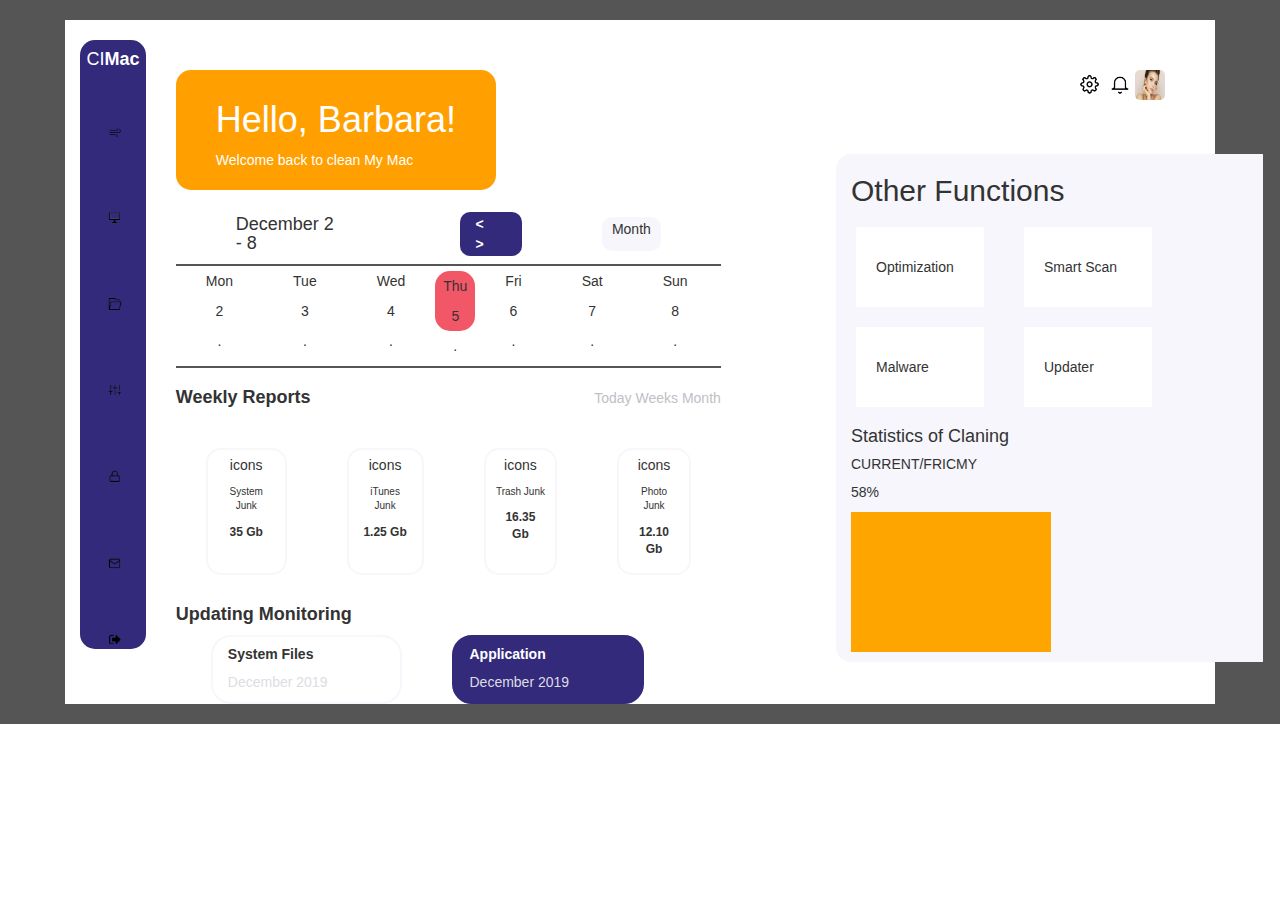
<file: index.html>
<!DOCTYPE html>
<html lang="fr">
<head>

	<meta charset="utf-8">
	<link rel="stylesheet" type="text/css" href="ressources/css/style.css">
	<link rel="stylesheet" type="text/css" href="ressources/bootstrap/css/bootstrap.min.css">
	<title></title>
</head>

<body>

	<section class="section-1">

		<div class="row">

			<div class="col-md-1">

				<!-- MENU VERTICAL -->
				<div class="menu">
					<h4>CI<span>Mac</span></h4>
					<a href="templates/page1.html"><img src="ressources/icons/icon-8.png"></a>
					<a href="index.html"><img src="ressources/icons/icon-5.png"></a>
					<a href="templates/page3.html"><img src="ressources/icons/icon-7.png"></a>
					<a href="templates/page4.html"><img src="ressources/icons/icon-2.png"></a>
					<a href="templates/page5.html"><img src="ressources/icons/icon-3.png"></a>
					<a href="templates/page6.html"><img src="ressources/icons/icon-4.png"></a>
					<div class="sign-out"><a href="ptemplates/page7.html"><img src="ressources/icons/icon-9.png"></a></div>
				</div>

			</div>

			<div class="col-md-11">

				<!-- EN TETE -->
				<div class="head">
					<div class="banner">
						<h1>Hello, Barbara!</h1>
						<p>Welcome back to clean My Mac</p>
					</div>

					<!-- Utilisateur-->
					<div class="user">
						<a><img src="ressources/icons/icon-1.png"></a>
						<a><img src="ressources/icons/icon-6.png"></a>
						<img src="ressources/images/photo.jpg">
					</div>
				</div>
			</div>

			<div class="container-fluid">

				<!-- CONTENUS -->
				<div class="row">

					<!-- bloc 1 -->
					<div class="col-md-6 bloc-1">

						<div class="calendrier">
							<div class="mois"><h4>December 2 - 8</h4></div>
							<div class="bouton"><a href="#"> < </a><a href="#"> > </a></div>
							<div class="nom-mois"><p>Month</p></div>
						</div>

						<div class="divider"></div>

						<div class="jour">
							<div class="fond">
								<p>Mon</p>
								<p>2</p>
								<p>.</p>
							</div>

							<div class="fond">
								<p>Tue</p>
								<p>3</p>
								<p>.</p>
							</div>

							<div class="fond">
								<p>Wed</p>
								<p>4</p>
								<p>.</p>
							</div>

							<div class="fond-active">
								<p>Thu</p>
								<p>5</p>
								<p>.</p>
							</div>

							<div class="fond">
								<p>Fri</p>
								<p>6</p>
								<p>.</p>
							</div>

							<div class="fond">
								<p>Sat</p>
								<p>7</p>
								<p>.</p>
							</div>

							<div class="fond">
								<p>Sun</p>
								<p>8</p>
								<p>.</p>
							</div>
						</div>
						
					<div class="divider"></div>
						
					</div>

					<!-- bloc 2 -->
					<div class="col-md-6 bloc-2">
						<div class="sous-entete">
							<h4>Weekly Reports</h4>
							<div class="sous-link">
								<a href="#">Today</a>
								<a href="#">Weeks</a>
								<a href="#">Month</a>
							</div>
						</div>
						<div class="element">
							<div class="fond">
								<p>icons</p>
								<p class="titre">System Junk</p>
								<p class="fond-number">35 Gb</p>
							</div>

							<div class="fond">
								<p>icons</p>
								<p class="titre">iTunes Junk</p>
								<p class="fond-number">1.25 Gb</p>
							</div>

							<div class="fond">
								<p>icons</p>
								<p class="titre">Trash Junk</p>
								<p class="fond-number">16.35 Gb</p>
							</div>

							<div class="fond">
								<p>icons</p>
								<p class="titre">Photo Junk</p>
								<p class="fond-number">12.10 Gb</p>
							</div>
						</div>

					</div>

					<!-- bloc 3 -->
					<div class="col-md-6 bloc-3">
						
						<h4>Updating Monitoring</h4>

						<div class="row">
							<div class="sous-bloc-1 col-md-4">
								<h5>System Files</h5>
								<p>December 2019</p>
							</div>

							<div class="sous-bloc-2 col-md-4">
								<h5>Application</h5>
								<p>December 2019</p>
							</div>
						</div>

					</div>
					
				</div>

				<!-- bloc a droite -->
				<div class="col-md-4 bloc-right">
					<h2>Other Functions</h2>

					<div class="row box">
						<div class="box-1">
							Optimization
						</div>

						<div class="box-1">
							Smart Scan
						</div>

						<div class="box-1">
							Malware
						</div>

						<div class="box-1">
							Updater
						</div>
					</div>

					<div>
						<h4>Statistics of Claning</h4>
						<div>
							<h5>CURRENT/FRICMY</h5>
							<p>58%</p>
							<div style="background: orange; height: 140px; width: 200px;margin-bottom: 10px;">
								
							</div>
						</div>
					</div>
				</div>

			</div>

			
	
		</div>
		
	</section>

</body>

</html>
</file>
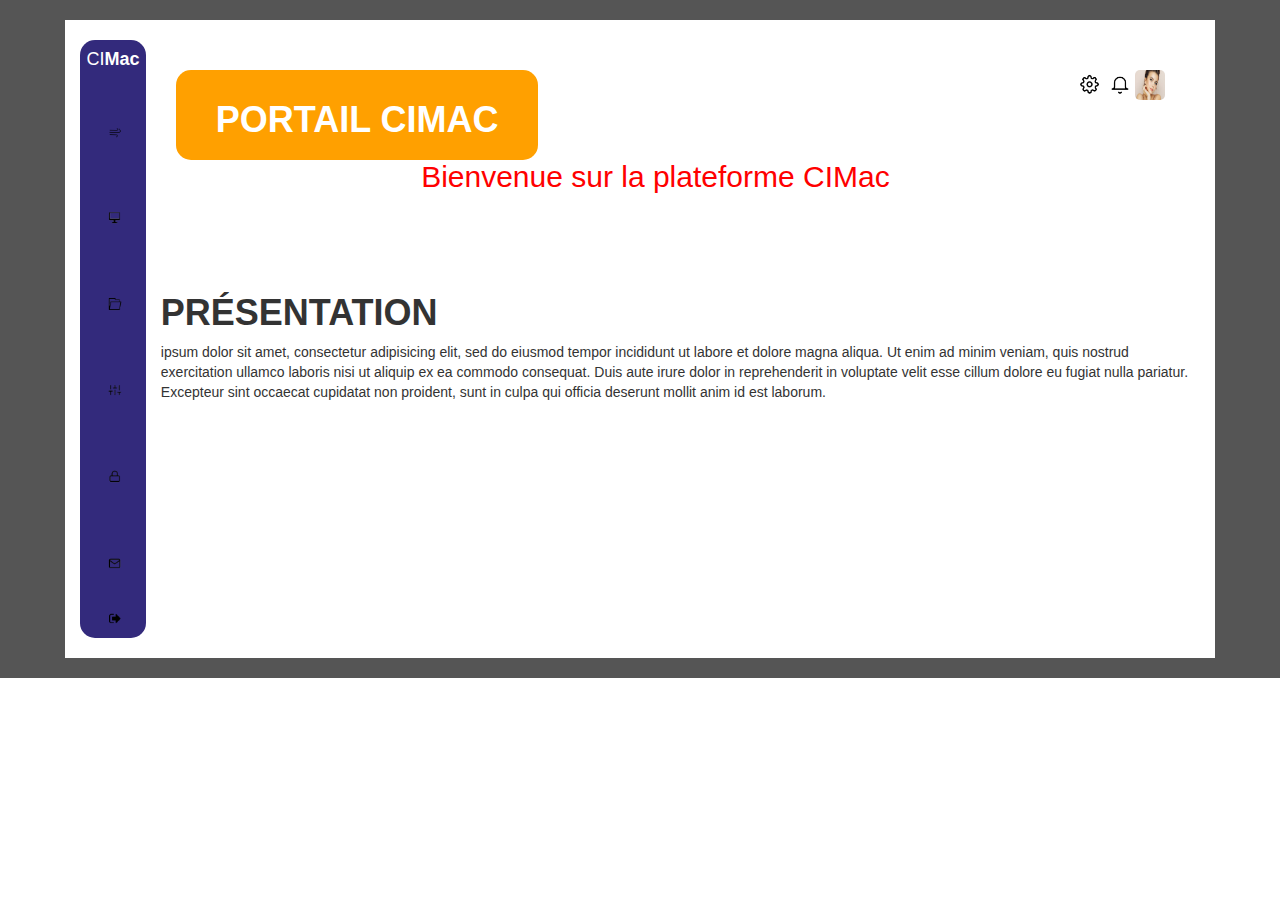
<file: templates/page1.html>
<!DOCTYPE html>
<html lang="fr">
<head>

	<meta charset="utf-8">
	<link rel="stylesheet" type="text/css" href="../ressources/css/style.css">
	<link rel="stylesheet" type="text/css" href="../ressources/bootstrap/css/bootstrap.min.css">
	<title></title>

	<style type="text/css">


		.section-1 .row div h2 {
			padding: 80px 50px;
			color: red;
			text-align: center;
			font-family: Century Gothic,Arial, Helvetica, sans-serif;
		}

		.section-1 .row div div h1{
			font-family: Century Gothic,Arial, Helvetica, sans-serif;
			text-transform: uppercase;
			font-weight: bold;

		}

		.section-1 .row div div p{
			font-family: Century Gothic,Arial, Helvetica, sans-serif;

		}


	</style>
</head>

<body>

	<section class="section-1">

		<div class="row">

			<div class="col-md-1">

				<!-- MENU VERTICAL -->
				<div class="menu">
					<h4>CI<span>Mac</span></h4>
					<a href="page1.html"><img src="../ressources/icons/icon-8.png"></a>
					<a href="../index.html"><img src="../ressources/icons/icon-5.png"></a>
					<a href="page3.html"><img src="../ressources/icons/icon-7.png"></a>
					<a href="#"><img src="../ressources/icons/icon-2.png"></a>
					<a href="#"><img src="../ressources/icons/icon-3.png"></a>
					<a href="#"><img src="../ressources/icons/icon-4.png"></a>
					<h6><a href="page7.html"><img src="../ressources/icons/icon-9.png"></a></h6>
				</div>

			</div>

			<div class="col-md-11">

				<!-- EN TETE -->
				<div class="head">
					<div class="banner">
						<h1>PORTAIL CIMac</h1>
					</div>

					<!-- Utilisateur-->
					<div class="user">
						<a><img src="../ressources/icons/icon-1.png"></a>
						<a><img src="../ressources/icons/icon-6.png"></a>
						<img src="../ressources/images/photo.jpg">
					</div>
				</div>
			</div>

			<!-- CONTENUS -->
			<div class="container-fluid">

				<h2>Bienvenue sur la plateforme CIMac</h2>

				<div>
					<h1>présentation</h1>
					<p>
					ipsum dolor sit amet, consectetur adipisicing elit, sed do eiusmod
					tempor incididunt ut labore et dolore magna aliqua. Ut enim ad minim veniam,
					quis nostrud exercitation ullamco laboris nisi ut aliquip ex ea commodo
					consequat. Duis aute irure dolor in reprehenderit in voluptate velit esse
					cillum dolore eu fugiat nulla pariatur. Excepteur sint occaecat cupidatat non
					proident, sunt in culpa qui officia deserunt mollit anim id est laborum.
					</p>
				</div>
				

			</div>

			
	
		</div>
		
	</section>

</body>

</html>
</file>
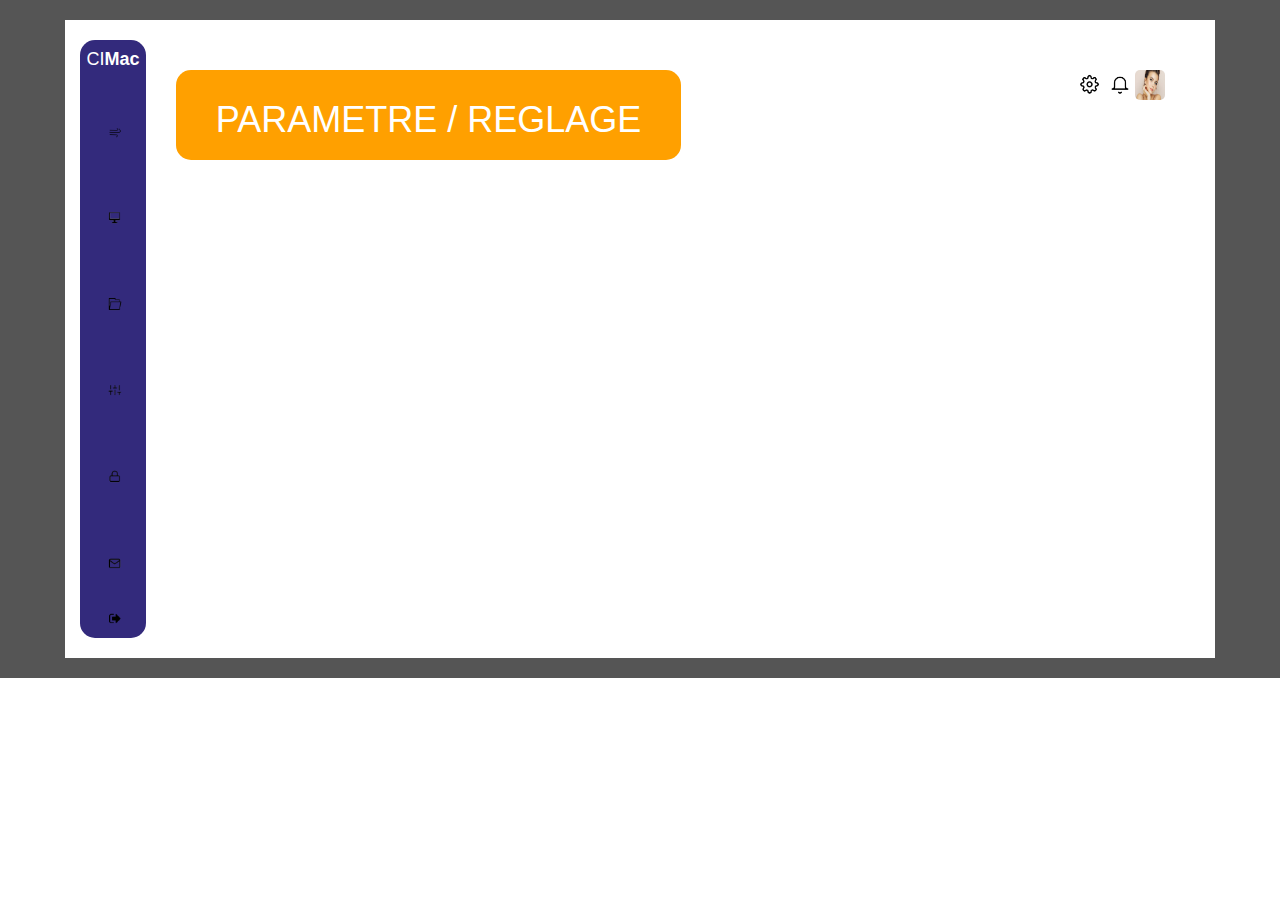
<file: templates/page4.html>
<!DOCTYPE html>
<html lang="fr">
<head>

	<meta charset="utf-8">
	<link rel="stylesheet" type="text/css" href="../ressources/css/style.css">
	<link rel="stylesheet" type="text/css" href="../ressources/bootstrap/css/bootstrap.min.css">
	<title></title>
</head>

<body>

	<section class="section-1">

		<div class="row">

			<div class="col-md-1">

				<!-- MENU VERTICAL -->
				<div class="menu">
					<h4>CI<span>Mac</span></h4>
					<a href="page1.html"><img src="../ressources/icons/icon-8.png"></a>
					<a href="../index.html"><img src="../ressources/icons/icon-5.png"></a>
					<a href="page3.html"><img src="../ressources/icons/icon-7.png"></a>
					<a href="page4.html"><img src="../ressources/icons/icon-2.png"></a>
					<a href="page5.html"><img src="../ressources/icons/icon-3.png"></a>
					<a href="page6.html"><img src="../ressources/icons/icon-4.png"></a>
					<h6><a href="page7.html"><img src="../ressources/icons/icon-9.png"></a></h6>
				</div>

			</div>

			<div class="col-md-11">

				<!-- EN TETE -->
				<div class="head">
					<div class="banner">
						<h1>PARAMETRE / REGLAGE</h1>
					</div>

					<!-- Utilisateur-->
					<div class="user">
						<a><img src="../ressources/icons/icon-1.png"></a>
						<a><img src="../ressources/icons/icon-6.png"></a>
						<img src="../ressources/images/photo.jpg">
					</div>
				</div>
			</div>

			<!-- CONTENUS -->
			<div class="container-fluid">

				

			</div>

			
	
		</div>
		
	</section>

</body>

</html>
</file>
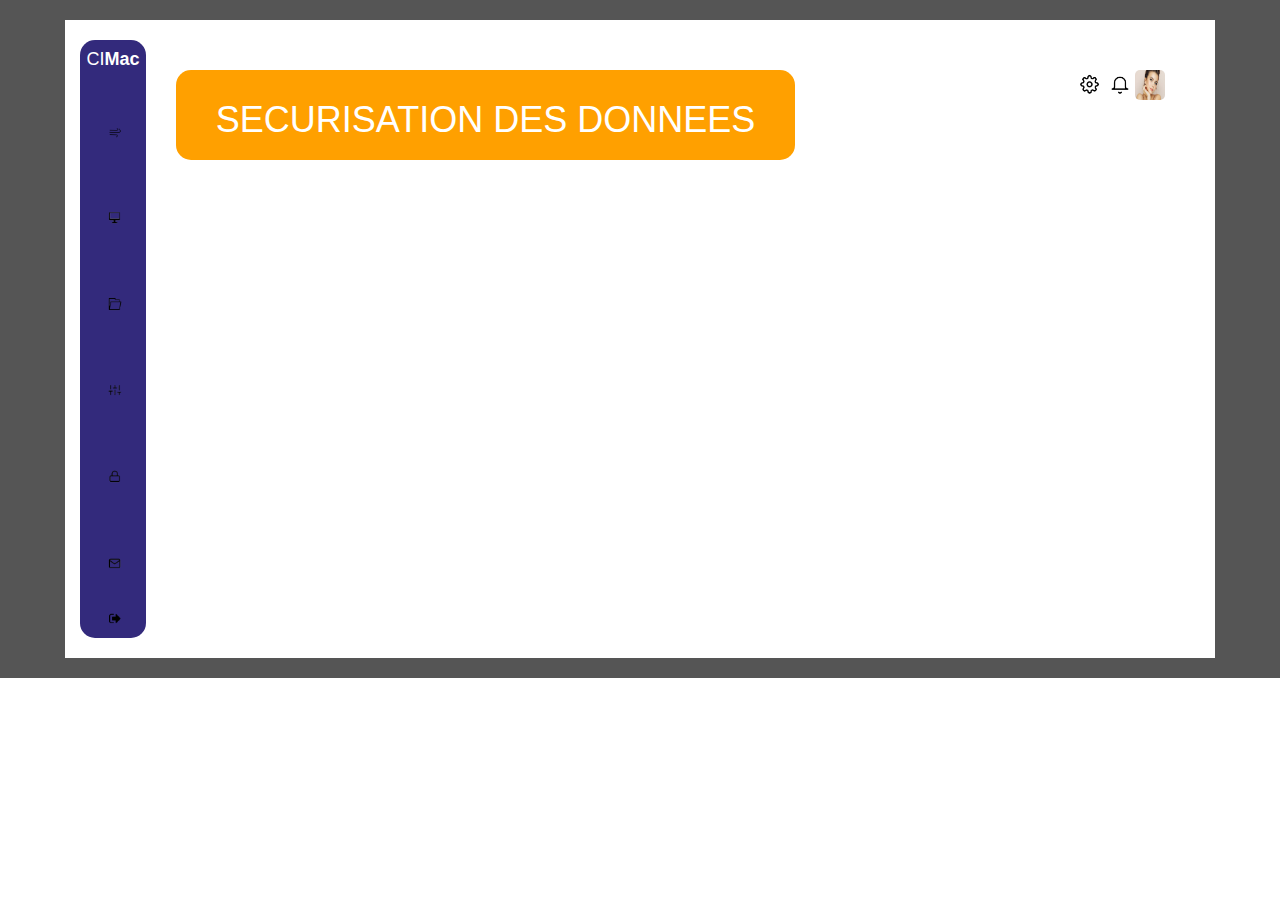
<file: templates/page5.html>
<!DOCTYPE html>
<html lang="fr">
<head>

	<meta charset="utf-8">
	<link rel="stylesheet" type="text/css" href="../ressources/css/style.css">
	<link rel="stylesheet" type="text/css" href="../ressources/bootstrap/css/bootstrap.min.css">
	<title></title>
</head>

<body>

	<section class="section-1">

		<div class="row">

			<div class="col-md-1">

				<!-- MENU VERTICAL -->
				<div class="menu">
					<h4>CI<span>Mac</span></h4>
					<a href="page1.html"><img src="../ressources/icons/icon-8.png"></a>
					<a href="../index.html"><img src="../ressources/icons/icon-5.png"></a>
					<a href="page3.html"><img src="../ressources/icons/icon-7.png"></a>
					<a href="page4.html"><img src="../ressources/icons/icon-2.png"></a>
					<a href="page5.html"><img src="../ressources/icons/icon-3.png"></a>
					<a href="page6.html"><img src="../ressources/icons/icon-4.png"></a>
					<h6><a href="page7.html"><img src="../ressources/icons/icon-9.png"></a></h6>
				</div>

			</div>

			<div class="col-md-11">

				<!-- EN TETE -->
				<div class="head">
					<div class="banner">
						<h1>SECURISATION DES DONNEES</h1>
					</div>

					<!-- Utilisateur-->
					<div class="user">
						<a><img src="../ressources/icons/icon-1.png"></a>
						<a><img src="../ressources/icons/icon-6.png"></a>
						<img src="../ressources/images/photo.jpg">
					</div>
				</div>
			</div>

			<!-- CONTENUS -->
			<div class="container-fluid">

				

			</div>

			
	
		</div>
		
	</section>

</body>

</html>
</file>
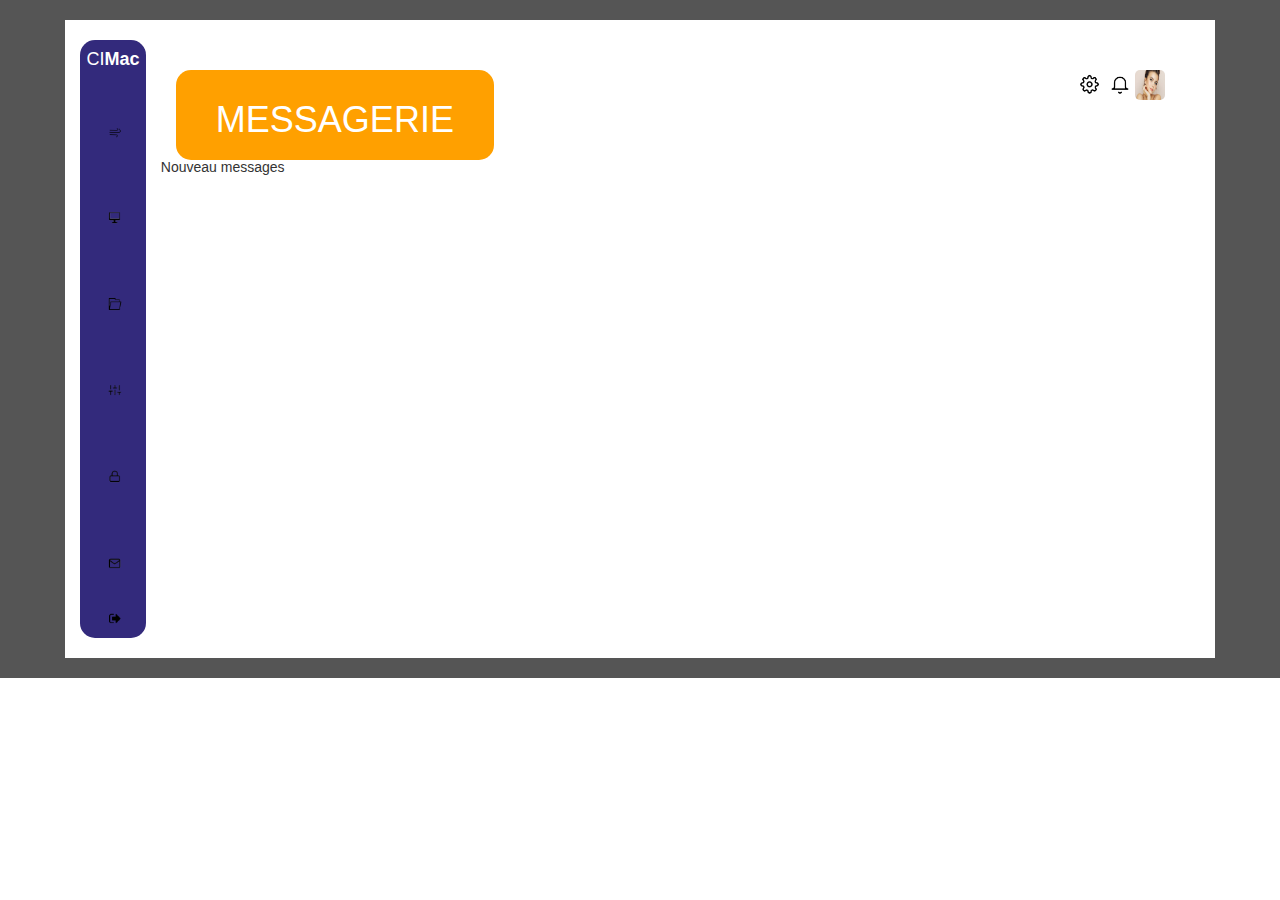
<file: templates/page6.html>
<!DOCTYPE html>
<html lang="fr">
<head>

	<meta charset="utf-8">
	<link rel="stylesheet" type="text/css" href="../ressources/css/style.css">
	<link rel="stylesheet" type="text/css" href="../ressources/bootstrap/css/bootstrap.min.css">
	<title></title>
</head>

<body>

	<section class="section-1">

		<div class="row">

			<div class="col-md-1">

				<!-- MENU VERTICAL -->
				<div class="menu">
					<h4>CI<span>Mac</span></h4>
					<a href="page1.html"><img src="../ressources/icons/icon-8.png"></a>
					<a href="../index.html"><img src="../ressources/icons/icon-5.png"></a>
					<a href="page3.html"><img src="../ressources/icons/icon-7.png"></a>
					<a href="page4.html"><img src="../ressources/icons/icon-2.png"></a>
					<a href="page5.html"><img src="../ressources/icons/icon-3.png"></a>
					<a href="page6.html"><img src="../ressources/icons/icon-4.png"></a>
					<h6><a href="page7.html"><img src="../ressources/icons/icon-9.png"></a></h6>
				</div>

			</div>

			<div class="col-md-11">

				<!-- EN TETE -->
				<div class="head">
					<div class="banner">
						<h1>MESSAGERIE</h1>
					</div>

					<!-- Utilisateur-->
					<div class="user">
						<a><img src="../ressources/icons/icon-1.png"></a>
						<a><img src="../ressources/icons/icon-6.png"></a>
						<img src="../ressources/images/photo.jpg">
					</div>
				</div>
			</div>

			<!-- CONTENUS -->
			<div class="container-fluid">

				<div>
					<h5>Nouveau messages</h5>
				</div>

			</div>

			
	
		</div>
		
	</section>

</body>

</html>
</file>
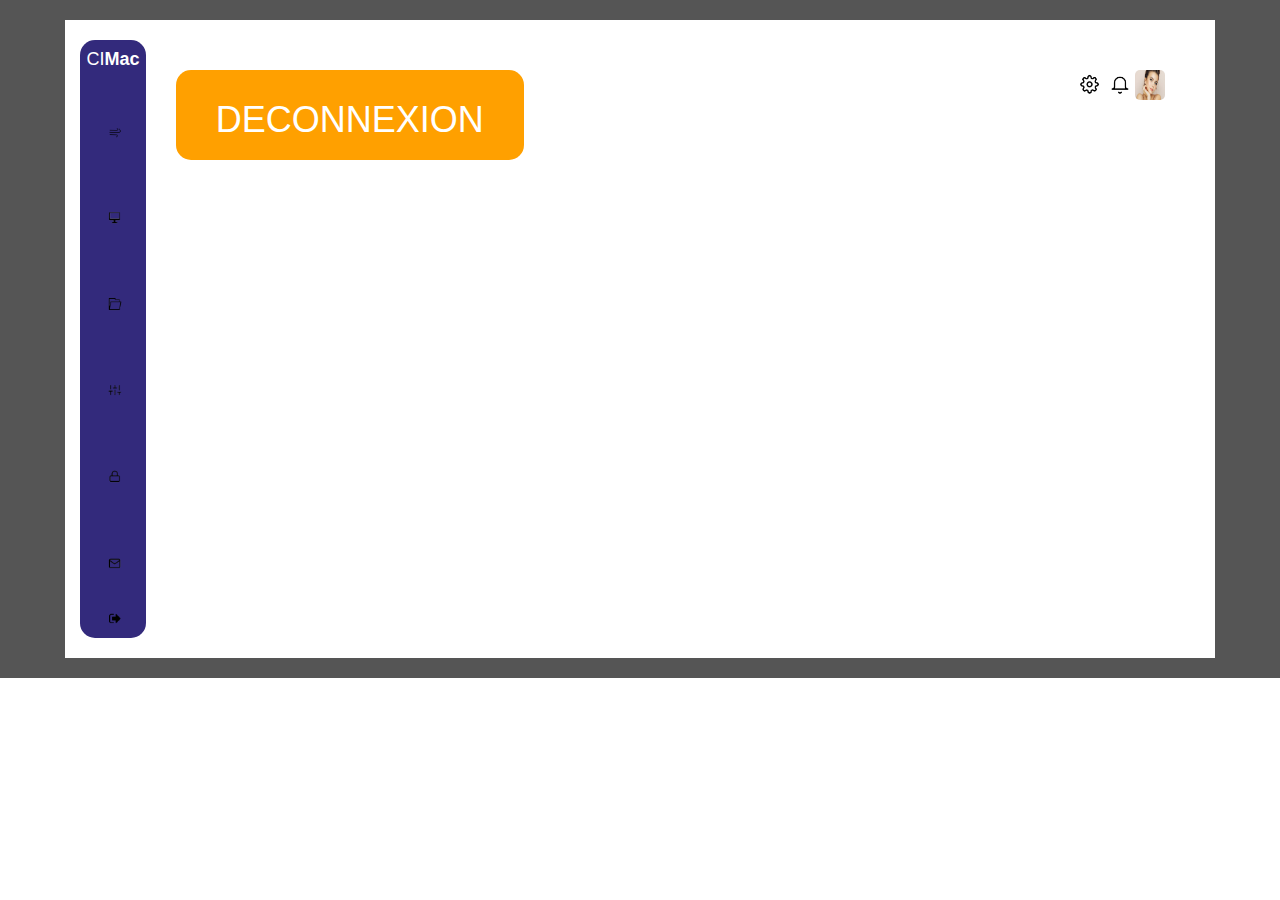
<file: templates/page7.html>
<!DOCTYPE html>
<html lang="fr">
<head>

	<meta charset="utf-8">
	<link rel="stylesheet" type="text/css" href="../ressources/css/style.css">
	<link rel="stylesheet" type="text/css" href="../ressources/bootstrap/css/bootstrap.min.css">
	<title></title>
</head>

<body>

	<section class="section-1">

		<div class="row">

			<div class="col-md-1">

				<!-- MENU VERTICAL -->
				<div class="menu">
					<h4>CI<span>Mac</span></h4>
					<a href="page1.html"><img src="../ressources/icons/icon-8.png"></a>
					<a href="../index.html"><img src="../ressources/icons/icon-5.png"></a>
					<a href="page3.html"><img src="../ressources/icons/icon-7.png"></a>
					<a href="page4.html"><img src="../ressources/icons/icon-2.png"></a>
					<a href="page5.html"><img src="../ressources/icons/icon-3.png"></a>
					<a href="page6.html"><img src="../ressources/icons/icon-4.png"></a>
					<h6><a href="page7.html"><img src="../ressources/icons/icon-9.png"></a></h6>
				</div>

			</div>

			<div class="col-md-11">

				<!-- EN TETE -->
				<div class="head">
					<div class="banner">
						<h1>DECONNEXION</h1>
					</div>

					<!-- Utilisateur-->
					<div class="user">
						<a><img src="../ressources/icons/icon-1.png"></a>
						<a><img src="../ressources/icons/icon-6.png"></a>
						<img src="../ressources/images/photo.jpg">
					</div>
				</div>
			</div>

			<!-- CONTENUS -->
			<div class="container-fluid">

				

			</div>

			
	
		</div>
		
	</section>

</body>

</html>
</file>
<file: ressources/css/style.css>
*{
    margin: 0;
    padding: 0;
    box-sizing: border-box;
}

.section-1 {
	padding: 20px 80px;
	background: #555;
}

.section-1 .row {
	background: #fff;
}

/**** MENU ****/
.section-1 .row div .menu {
	display: flex;
	flex-direction: column;
	background: #332a7c;
	margin: 20px 0;
	border-radius: 15px;
}

.section-1 .row div .menu a img {
	height: 20px;
}

.section-1 .row div .menu h4 {
	text-align: center;
	color: #fff;
	font-family: Century Gothic,Arial, Helvetica, sans-serif;
}

.section-1 .row div .menu h4 span {
	font-weight: bold;
}

.section-1 .row div .menu .sign-out {
	text-align: center;
	margin-top: 30px;
}

.section-1 .row div .menu a {
	margin: 25px 25px;
	margin-top: 40px;
}

.section-1 .row div .menu a:hover {
	background: #fff;
	width: 60px;
	padding: 8px 0;
	border-radius: 25px;
}

.section-1 .row div .head {
	display: flex;
	justify-content: space-between;
}

.section-1 .row div .head .banner {
	background: #ffa000;
	color: #fff;
	font-family: Century Gothic,Arial, Helvetica, sans-serif;
	padding: 10px 40px;
	border-radius: 15px;
	margin-top: 50px;
}

/**** utilisateur ****/
.section-1 .row div.head .user {
	list-style-type: none;
	display: inline-flex;
    padding: 0 5px;
    margin-top: 50px;
    margin-right: 30px;
}

.section-1 .row div.head .user img {
	height: 30px;
	width: 30px;
	border-radius: 5px;
}

/**** contenu block 1 ****/
.section-1 .row .bloc-1 {
	margin-top: 15px;
}

.section-1 .row .bloc-1 .calendrier {
	display: flex;
	align-items: center;
	align-content: center;
}

.section-1 .row .bloc-1 .calendrier div {
	margin-top: 20px;
	margin: 0 60px;
}

.section-1 .row .bloc-1 .calendrier .bouton {
	background: #332a7c;
	padding: 2px 6px;
	border-radius: 10px;
}

.section-1 .row .bloc-1 .calendrier .bouton a {
	padding:0 10px;
	font-weight: bold;
	text-decoration: none;
	color: #fff;

}

.section-1 .row .bloc-1 .jour {
	display: flex;
}

.section-1 .row .bloc-1 .jour div {
	padding: 5px 30px;
	text-align: center;
}

.section-1 .row .bloc-1 .jour .fond-active {
	background: #f25767;
	margin: 5px 0px;
	padding: 5px 8px;
	height: 60px;
	border-radius: 15px;
}

.section-1 .row .bloc-1 .jour .fond-active:hover {
	box-shadow: 1px 2px 12px #555;
	cursor: pointer;
}

.section-1 .row .bloc-1 .calendrier .nom-mois {
	background: #fff;
	padding: 2px 10px;
	border-radius: 10px;
	margin-left: 20px;
	background: #f6f6fc;
}

.section-1 .row .divider {
	height: 2px;
	width: 100%;
	background: #555;
}

/**** contenu block  ****/
.section-1 .row .bloc-2 .sous-entete {
	display: flex;
	justify-content: space-between;
}

.section-1 .row .bloc-2 .sous-entete h4 {
	font-family: Century Gothic,Arial, Helvetica, sans-serif;
	font-weight: bold;
}

.section-1 .row .bloc-2 div {
	margin-top: 10px;
}
.section-1 .row .bloc-2 div a {
	text-decoration: none;
	color: #c0c0c5;
	font-family: Century Gothic,Arial, Helvetica, sans-serif;
}

.section-1 .row .bloc-2 div a:hover {
	color: #000;
	transition: all 0.3 ease-in;
}

.section-1 .row .bloc-2 .element {
	display: flex;
}

.section-1 .row .bloc-2 .element div {
	margin: 20px 30px;
	background: #fff;
	text-align: center;
	padding: 5px 10px;
	border-radius: 15px;
	border: 2px solid #f7f7fb;
}

.section-1 .row .bloc-2 .element .fond:hover {
	box-shadow: 1px 2px 12px #555;
}

.section-1 .row .bloc-2 .element .fond .fond-number:hover {
	background: #ffa000;
	padding: 5px 10px;
	border-radius: 10px;
	cursor: pointer;
}

.section-1 .row .bloc-2 .element .fond .fond-number {
	font-weight: bold;
	font-family: Century Gothic,Arial, Helvetica, sans-serif;
	font-size: 12px;
}

.section-1 .row .bloc-2 .element .fond .titre {
	font-size: 10px;
	font-family: Century Gothic,Arial, Helvetica, sans-serif;
}

/**** contenu block 3 ****/
.section-1 .row .bloc-3 h4 {
	font-family: Century Gothic,Arial, Helvetica, sans-serif;
	font-weight: bold;
}

.section-1 .row .bloc-3 .sous-bloc-1 {
	background: #fff;
	margin: 0 50px;
	border-radius: 20px;
	border: 2px solid #f6f6fc;
}

.section-1 .row .bloc-3 .sous-bloc-1:hover {
	box-shadow: 1px 2px 12px #555;
	cursor: pointer;
}

.section-1 .row .bloc-3 .sous-bloc-2:hover {
	box-shadow: 1px 2px 12px #555;
	cursor: pointer;
}

.section-1 .row .bloc-3 .sous-bloc-1 h5 {
	font-family: Century Gothic,Arial, Helvetica, sans-serif;
	font-weight: bold;
}

.section-1 .row .bloc-3 .sous-bloc-2 {
	background: #332a7c;
	border-radius: 20px;
	border: 2px solid #332a7c;
}

.section-1 .row .bloc-3 .sous-bloc-2 h5 {
	font-family: Century Gothic,Arial, Helvetica, sans-serif;
	font-weight: bold;
	color: #fff;
}

.section-1 .row .bloc-3 .sous-bloc-1 p , .section-1 .row .bloc-3 .sous-bloc-2 p {
	color: #dddde3;
}

/**** contenus a droite ****/
.section-1 .row .bloc-right {
	background: #f6f6fc;
	position: absolute;
	margin-top: -550px;
	margin-left: 756px;
	border-top-left-radius: 15px;
	border-bottom-left-radius: 15px;
}

.section-1 .row .bloc-right .box {
	display: flex;
	flex-wrap: wrap;
	background: #f6f6fc;
}

.section-1 .row .bloc-right .box .box-1 {
	background: #fff;
	padding: 30px 20px;
	margin: 10px 20px;
	width: 30%;
}
</file>
